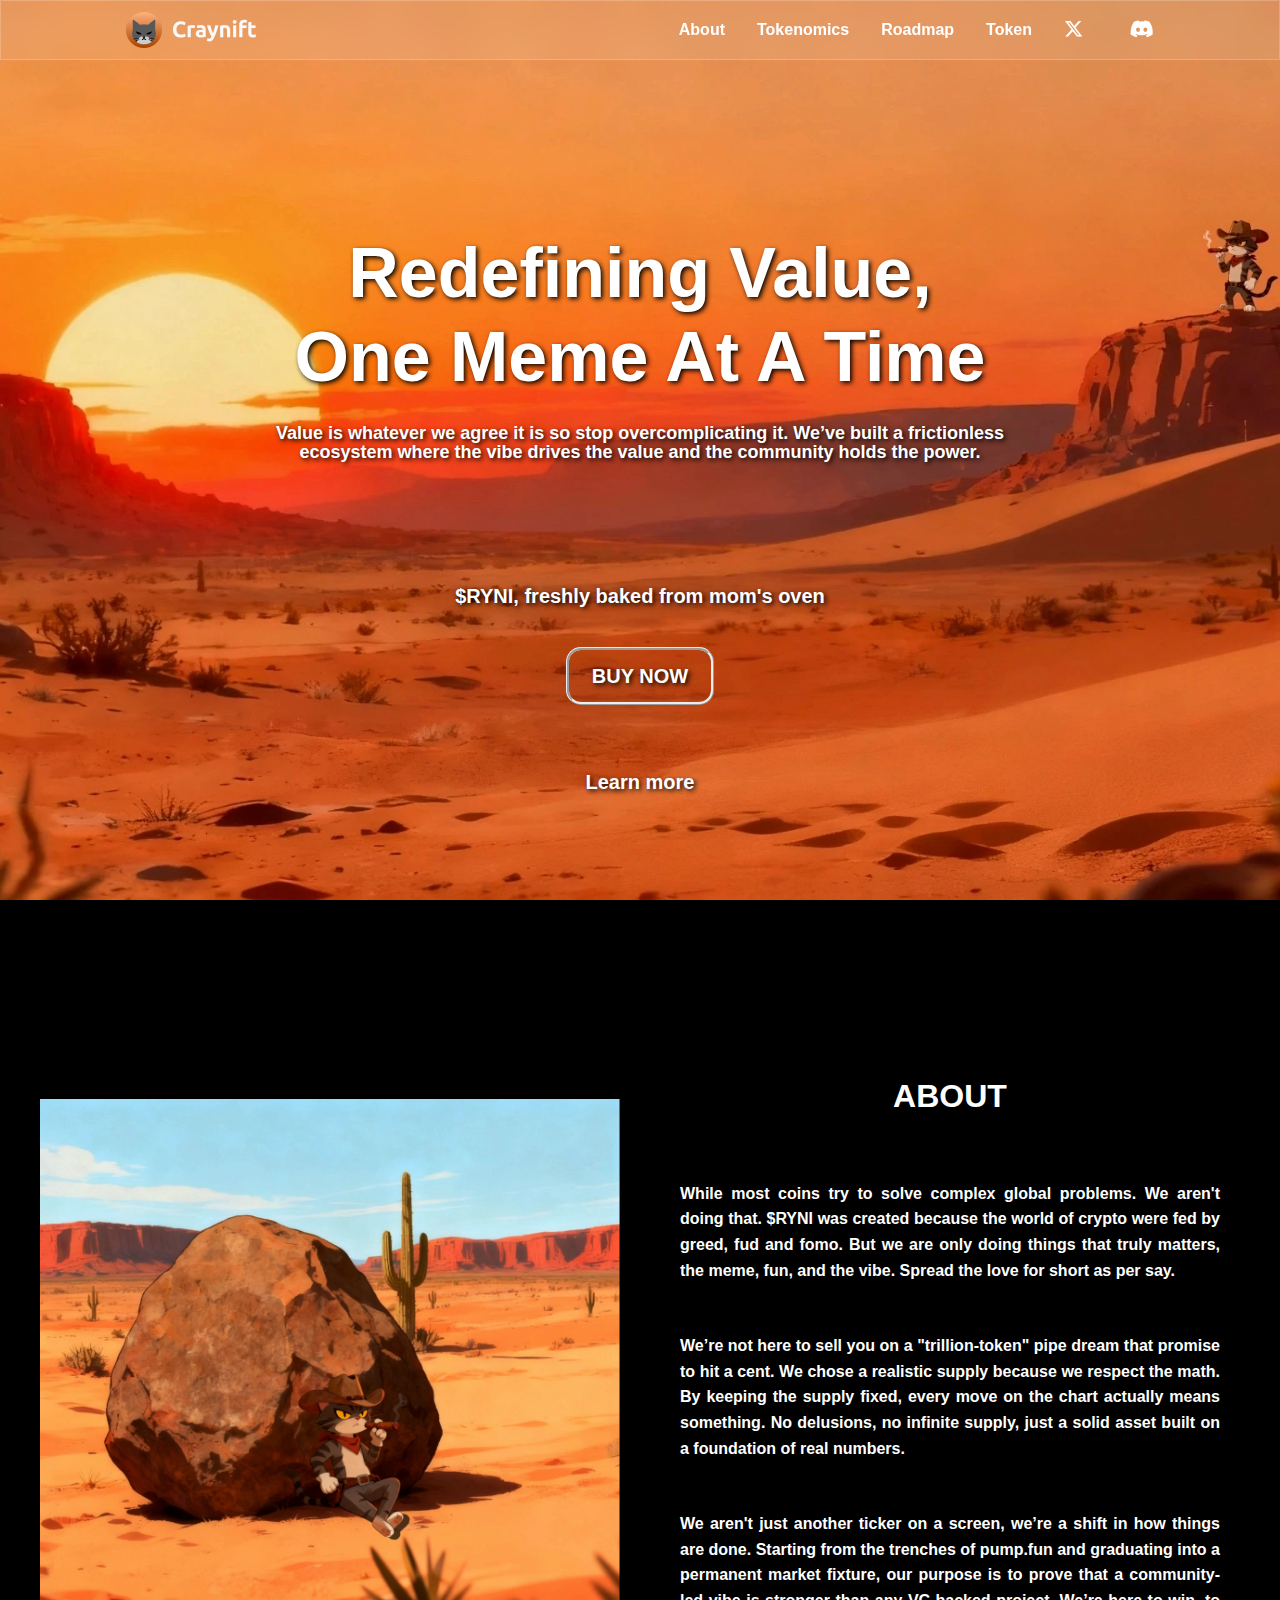
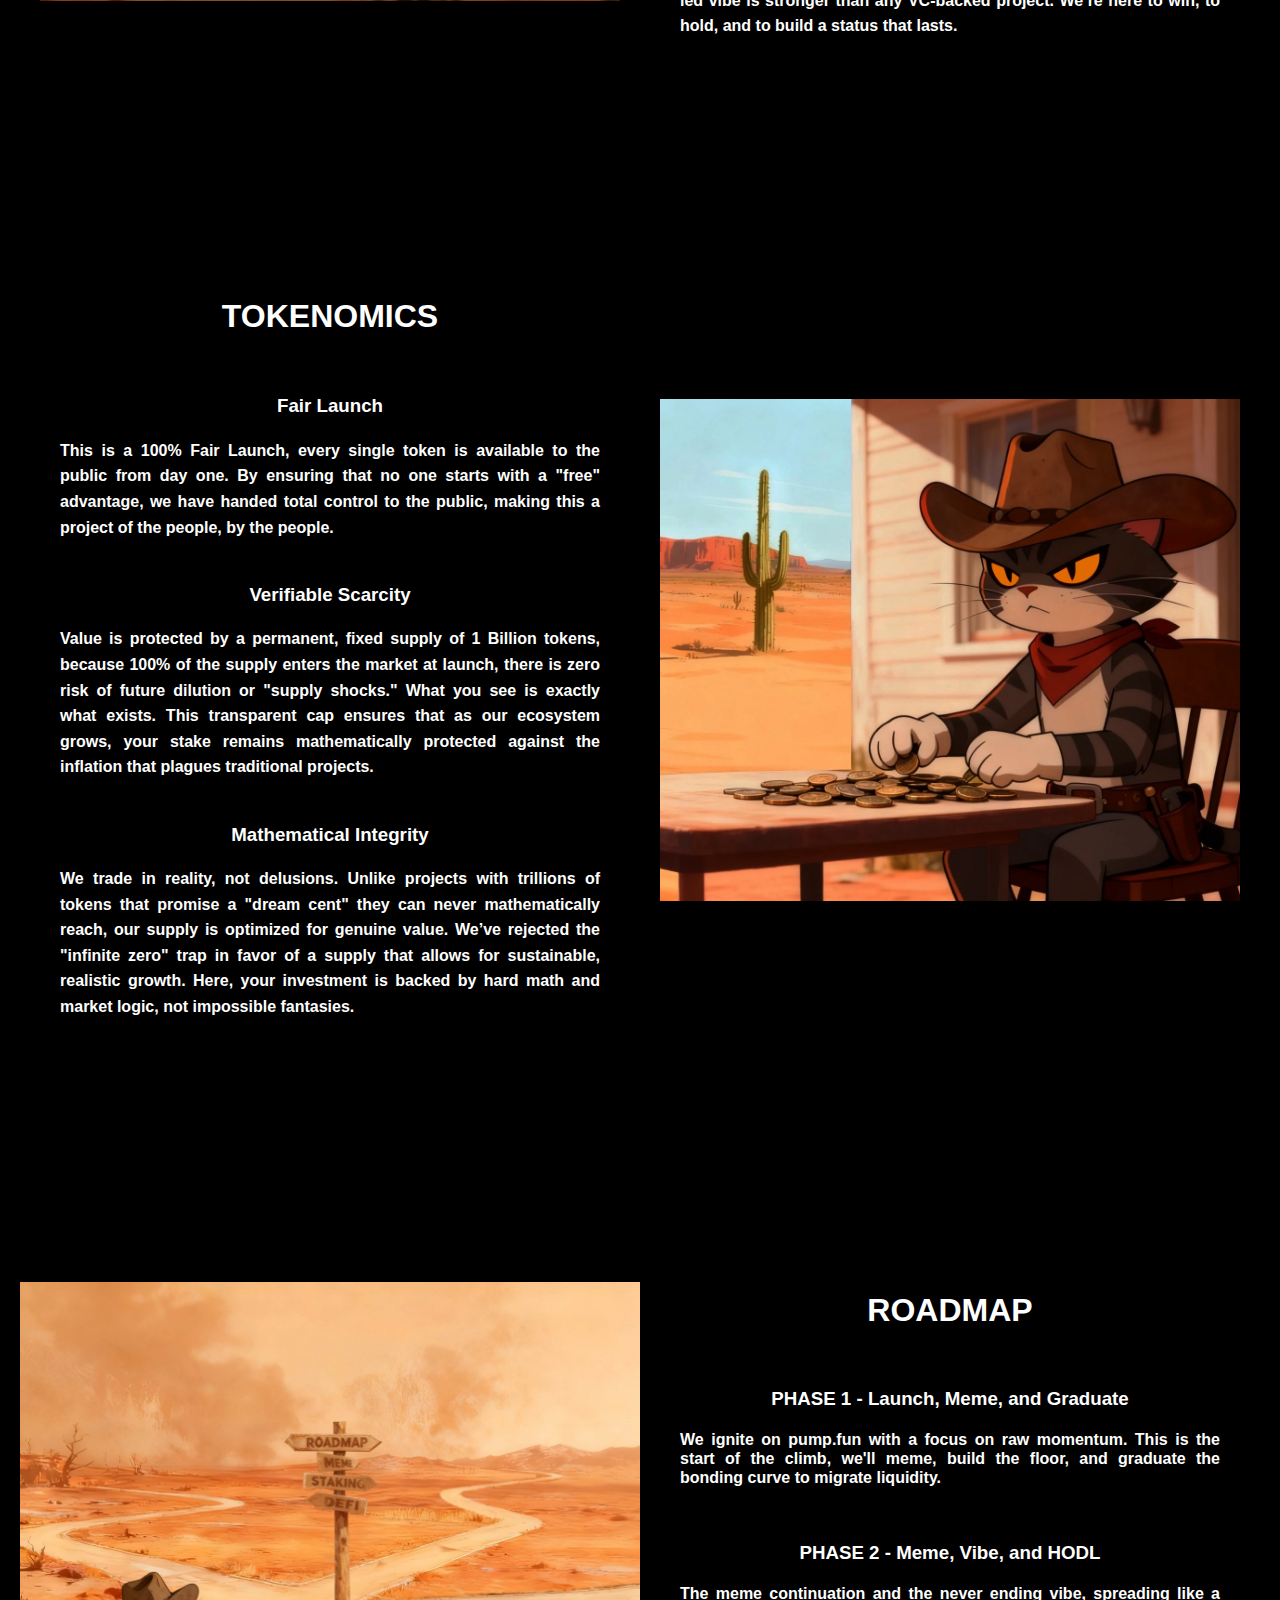
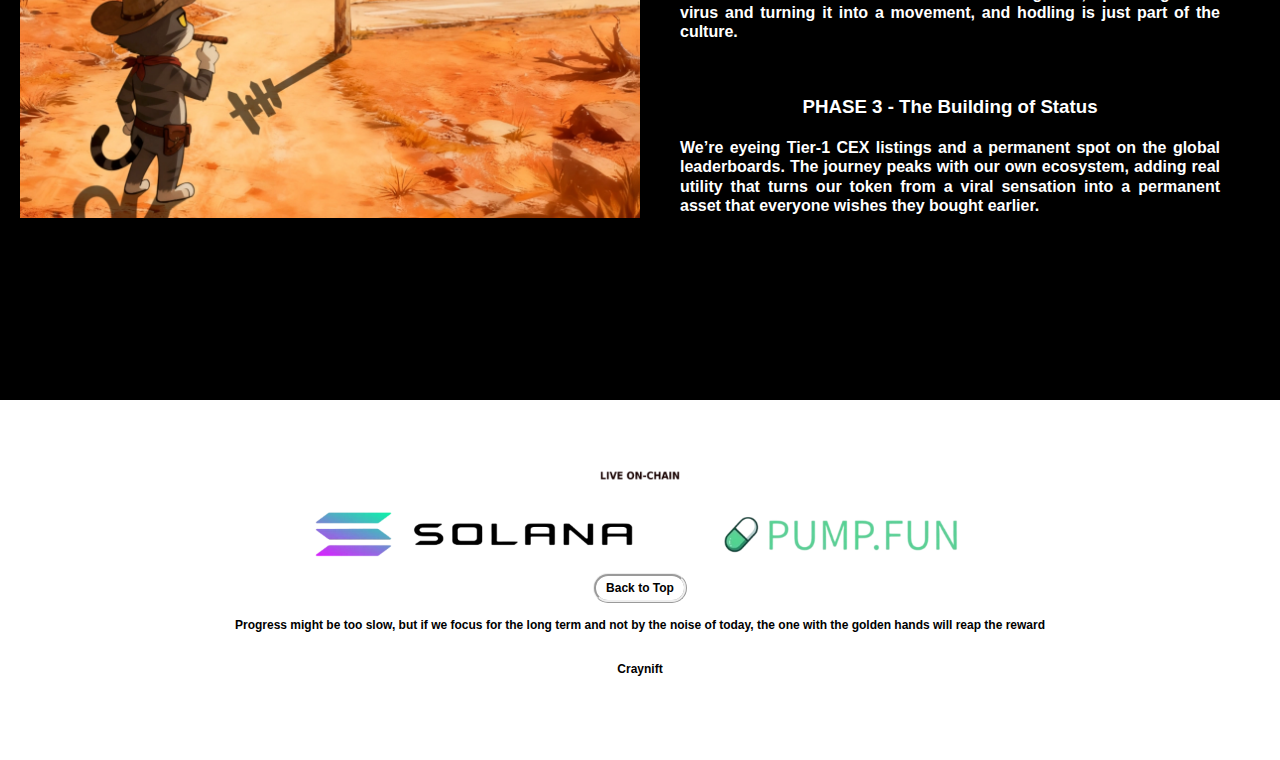
<file: index.html>
<!DOCTYPE html>
<html lang="en">
<head>
    <meta charset="UTF-8">
    <meta name="viewport" content="width=device-width, initial-scale=1.0">
    <title>Craynift</title>
    <link rel="icon" type="image/png" href="images/favicon.webp">
    <link rel="stylesheet" href="https://cdnjs.cloudflare.com/ajax/libs/font-awesome/4.7.0/css/font-awesome.min.css">
    <link rel="stylesheet" href="https://cdnjs.cloudflare.com/ajax/libs/font-awesome/6.5.1/css/all.min.css">
    <link rel="stylesheet" href="css/main.css">
</head>
<body>

    <nav class="navbar">
        <div class="nav-container">
            <a href="index.html" class="logo-link">
                <img src="images/Logo.webp" alt="Craynift" class="logo-img">
            </a>

            <input type="checkbox" id="menu-toggle">
            <label for="menu-toggle" class="hamburger">
                <i class="fa fa-bars"></i>
            </label>

            <div class="nav-links">
                <a href="#about">About</a>
                    <a href="#tokenomics">Tokenomics</a>
                        <a href="#roadmap">Roadmap</a>
                <div class="dropdown">
                    <button class="dropbtn">Token</button>
                    <div class="dropdown-content">
                        <a href="https://pump.fun/" target="_blank" rel="noopener noreferrer">Buy Token</a>
                            <a href="staking.html">Staking</a>
                          <a href="#">Governance</a>
                    </div>
             </div>  
                        <div class="social-icons">
                            <a href="https://x.com/craynift" target="_blank" aria-label="X">
                                <i class="fa-brands fa-x-twitter"></i>
                                </a>
                                <a href="https://discord.gg/yourinvite" target="_blank" aria-label="Discord">
                              <i class="fa-brands fa-discord"></i>
                            </a>
                     </div>    
               </div>     
        </div>
    </nav>

<section class="hero-section" id="main">
      <div class="hero-container">
        <img src="images/desert.webp" alt="Desert" class="hero-img">
          <div class="hero-content">
             <h1>Redefining Value, <br>One Meme At A Time</h1>
                <p>Value is whatever we agree it is so stop overcomplicating it. We’ve built a frictionless ecosystem where the vibe drives the value and the community holds the power.</p>
         </div>
             <div class="bottom-group">
                 <h3 class="sub-hero">$RYNI, freshly baked from mom's oven</h3>
                    <div class="hero-buttons">
                        <a href="https://pump.fun" target="_blank" rel="noopener noreferrer" class="btn-primary">BUY NOW</a>
                            <br><br>
                        <a href="#about" class="btn-secondary">Learn more</a>
                    </div>
             </div>
      </div>       
</section>

<section class="about-section" id="about">
        <div class="about-container">
            <div class="about-column1">
              <img src="images/about.webp" alt="About" class="about-img"></div>
                <div class="about-column2">
                    <h1>ABOUT</h1>
                        <p>While most coins try to solve complex global problems. We aren't doing that. $RYNI was created because the world of crypto were fed by greed, fud and fomo. 
                             But we are only doing things that truly matters, the meme, fun, and the vibe. Spread the love for short as per say.</p>
                        <p>We’re not here to sell you on a "trillion-token" pipe dream that promise to hit a cent. We chose a realistic supply because we respect the math. 
                            By keeping the supply fixed, every move on the chart actually means something. No delusions, no infinite supply, just a solid asset built on a foundation of real numbers.</p>
                        <p>We aren't just another ticker on a screen, we’re a shift in how things are done. Starting from the trenches of pump.fun and graduating into a permanent market fixture, 
                            our purpose is to prove that a community-led vibe is stronger than any VC-backed project. We’re here to win, to hold, and to build a status that lasts.</p>
               </div>
        </div>
</section>

<section class="tokenomics-section" id="tokenomics">
        <div class="tokenomics-container">   
                 <div class="tokenomics-column1">
                    <h1>TOKENOMICS</h1>
                      <h3>Fair Launch</h3>
                         <p>This is a 100% Fair Launch, every single token is available to the public from day one. By ensuring that no one starts with a "free" advantage, we have handed total control to the public, 
                            making this a project of the people, by the people.</p>
                             <h3>Verifiable Scarcity</h3>
                                <p>Value is protected by a permanent, fixed supply of 1 Billion tokens, because 100% of the supply enters the market at launch, there is zero risk of future dilution or "supply shocks." 
                                    What you see is exactly what exists. This transparent cap ensures that as our ecosystem grows, your stake remains mathematically protected against the inflation that plagues traditional projects.</p>
                                <h3>Mathematical Integrity</h3>
                             <p>We trade in reality, not delusions. Unlike projects with trillions of tokens that promise a "dream cent" they can never mathematically reach, our supply is optimized for genuine value. 
                           We’ve rejected the "infinite zero" trap in favor of a supply that allows for sustainable, realistic growth. Here, your investment is backed by hard math and market logic, not impossible fantasies.</p>
                        </div>
                    <div class="tokenomics-column2">
              <img src="images/tokenomics.webp" alt="Tokenomics" class="tokenomics-img">
           </div>
        </div>
</section>

<section class="roadmap-section" id="roadmap">
         <div class="roadmap-container">
            <div class="roadmap-column1">
                <img src="images/roadmap.webp" alt="Roadmap" class="roadmap-img">
                  </div>
                     <div class="roadmap-column2">
                        <h1>ROADMAP</h1>
                             <h3>PHASE 1 - Launch, Meme, and Graduate</h3>
                                <p>We ignite on pump.fun with a focus on raw momentum. This is the start of the climb, we'll meme, build the floor, and graduate the bonding curve to migrate liquidity.</p>
                             <h3>PHASE 2 - Meme, Vibe, and HODL</h3>
                                <p>The meme continuation and the never ending vibe, spreading like a virus and turning it into a movement, and hodling is just part of the culture.</p>
                            <h3>PHASE 3 - The Building of Status</h3>
                                <p>We’re eyeing Tier-1 CEX listings and a permanent spot on the global leaderboards. 
                                    The journey peaks with our own ecosystem, adding real utility that turns our token from a viral sensation into a permanent asset that everyone wishes they bought earlier.</p>
                </div>
         </div>
</section>

<section class="footer-section" id="footer">
    <div class="footer-container">
        <div class="footer-content1">
            <img src="images/footer.webp" alt="Footer" class="footer-img">
                </div>
                     <div class="footer-button">
                        <a href="#main" class="btn-back2top">Back to Top</a>
                     </div>

                    <div class="footer-content2">
                         <p>Progress might be too slow, but if we focus for the long term and not by the noise of today, the one with the golden hands will reap the reward</p>                           
                          <p>Craynift</p>                     
                    </div>
               
    </div>                         
</section>

</body>
</html>
</file>
<file: css/main.css>
*   {
        box-sizing: border-box;
    }

    html {
        scroll-behavior: smooth;
    }

    body {
        margin: 0;
        padding: 0;
        width: 100%;
        height: 100%;
        font-family: Helvetica, Sans-serif;
        font-weight: bold;
    }


/* ---- NAVIGATION ---- */
    .navbar {
        background: rgba(255, 255, 255, 0.1);
        backdrop-filter: blur(10px);
        border: 1px solid rgba(255, 255, 255, 0.2);
        position: fixed;
        top: 0;
        width: 100%;
        z-index: 1000;
        height: 60px;
        display: flex;
        align-items: center;
        }

    .nav-container {
        max-width: 1100px;
        max-height: 60px;
        margin: 0 auto;
        display: flex;
        align-items: center;
        justify-content: space-between;
        width: 100%;
        padding: 0 20px;
    }
    
/* ----Logo Link Wrapper ---- */
    .logo-link {
        display: flex;
        align-items: center;
        height: 100%;
        text-decoration: none;
        flex-shrink: 0; /* Prevents menu from squishing the logo */
    }

    .logo-img {
        max-height: auto;
        width: auto;
        display: block;
        object-fit: fill;
    }

/* ---- Desktop Nav Links ---- */
    .nav-links {
        display: flex;
        align-items: center;
        position: relative;
    }  
    
    .nav-links a:hover,
    .navbar a, .dropbtn {
        color: white;
        padding: 18px 16px;
        text-decoration: none;
        font-size: 16px;
        background: none;
        border: none;
        font-family: inherit;
        font-weight: bold;
        cursor: pointer;
        display: block;
    }

/* ---- This ensures the logo link specifically has no background change ---- */
    .logo-link:hover {
        background-color: transparent !important;
        cursor: pointer; /* Optional: makes the mouse stay a pointer or arrow */
    }

    .navbar a:hover, .dropdown:hover .dropbtn {
        background-color: rgba(187, 75, 0, 0.301);
    }

/* ---- DROPDOWN (Desktop) ---- */
    .dropdown {
        position: relative;
    }

    .dropdown-content {
        display: none;
        position: absolute;
        background: rgba(255, 255, 255, 0.1);
        backdrop-filter: blur(10px);
        border: 1px solid rgba(255, 255, 255, 0.2);
        min-width: 200px;
        z-index: 1005;
        top: 100%; /* Align to bottom of navbar */
        }

    .dropdown-content a {
        color: rgb(255, 255, 255);
        text-align: left;
        padding: 12px 16px;
    }

    .dropdown:hover .dropdown-content {
        display: block;
    }
    
    .social-icons {
        display: flex;
        gap: 15px; /* Space between icons */
        align-items: center;
    }

    .social-icons a {
        color: #fff; /* Change to your theme color */
        font-size: 1.2rem;
        text-decoration: none;
        transition: 0.3s;
    }

/* Hover effects make the UI feel responsive */
    .social-icons a:hover {
        transform: scale(1.1);
        padding: 16px;
    }


 /* ---- MULTIPLE SECTIONS ---- */
    .hero-section, .about-section, .tokenomics-section, .roadmap-section  {
        scroll-snap-align: start;
        display: flex;
        flex-direction: column;
        align-items: center;
        height: 100vh;
        width: 100%;
    }

    h1, h2, h3, p   {
        color: white;
    }

    .about-container, .tokenomics-container, .roadmap-container {
        width: 100%;
        height: 100%;
        display: flex;         /* Creates the side-by-side columns */
        flex-direction: row; /* Desktop: Side-by-side */
        flex-wrap: wrap;
        align-items: center;   /* Vertically centers text */
        padding: 20px;         /* Keeps text away from image edges */
        background: black; /* Optional: darkens image for readability */
    }

/* ---- HERO ----*/
    .hero-container {
        display: flex;
        flex-direction: column;
        justify-content: center; /* This now pushes the wrapper to the bottom */
        align-items: center;
        line-height: 1.6;
        height: 100%;
    }

    .hero-img {
        position: absolute;
        top: 0;
        left: 0;
        width: 100%;
        height: 100%;
        object-fit: cover;
        z-index: -1;
    }

    .hero-content {
        max-width: 1000px;
        flex-grow: 0.5;
        line-height: 1;
        display: flex;
        flex-direction: column;
        justify-content: center;
    }

    .hero-content h1 {
        font-size: 70px;        /* Large and bold for Desktop */
        font-family: system-ui, comic 'Segoe UI', Tahoma, Geneva, Verdana, sans-serif;
        margin-bottom: 20px;   /* Space between headline and paragraph */
        line-height: 1.2;      /* Prevents lines from overlapping */
        text-align: center;
        text-shadow: 2px 2px 5px black;
    }
                    
    .hero-content p {
        font-size: 18px;        /* Easy to read size */
        line-height: 1.1;      /* Adds "breathing room" between lines of text */
        max-width: 800px;      /* Stops the text from stretching too wide */
        margin: 5px auto;        /* Keeps the paragraph centered */
        text-align: center;        
        text-shadow: 2px 2px 5px black;        
    }

    .bottom-group {
        display: flex;
        flex-direction: column;
        align-items: center;
        gap: 15px; /* <--- THIS controls the exact distance you circled! */
    }

    .sub-hero {
        text-align: center;
        max-width: 1000px;
        flex-grow: 0.5;
        display: flex;
        flex-direction: column;
        justify-content: center;
        font-size: 20px;
        text-shadow: 2px 2px 5px black;
    }

    .hero-buttons a {
        display: flex;
        gap: 40px;
        font-size: 20px;
        padding: 10px 20px;       /* Adds space inside the button */
        display: block;    /* Allows padding to work correctly*/
        text-decoration: none;
        text-align: center;
        color: white;
        text-shadow: 2px 2px 5px black;
    }

    .hero-buttons a:hover {
        color: 	#A9A9A9;           /* Changes color when mouse is over it */
    }

    .btn-primary {
        border-style: ridge;
        border-radius: 15px;
    }

/* ---- ABOUT ---- */    
     .about-img {
        width: 100%;
        height: auto;
        display: block;
    }

    .about-column1 {
        flex: 50%;
        padding: 20px;
        text-align: center;
        max-width: 1000px;
        flex-grow: 0.5;
        display: flex;
        flex-direction: column;
        justify-content: center;
    }
            
    .about-column2 {
        flex: 50%;
        padding: 20px;
        text-align: center;
        max-width: 1000px;
        flex-grow: 0.5;
        display: flex;
        flex-direction: column;
        justify-content: center;
    }

    .about-column2 h1 {
        margin-bottom: 20px;   /* Space between headline and paragraph */
        line-height: 1.2;      /* Prevents lines from overlapping */
        text-align: center;
        padding: 20px;
    }

    .about-column2 p {
        line-height: 1.6;      /* Adds "breathing room" between lines of text */
        max-width: 800px;      /* Stops the text from stretching too wide */
        margin: 5px auto;        /* Keeps the paragraph centered */
        text-align: justify;
        padding: 20px;
    }

/* ----TOKENOMICS ---- */    
    .tokenomics-img {
        width: 100%;
        height: auto;
        display: block;
    }

    .tokenomics-column1 {
        flex: 50%;
        padding: 20px;
        text-align: center;
        max-width: 1000px;
        flex-grow: 0.5;
        display: flex;
        flex-direction: column;
        justify-content: center;
        height: 100%;
    }
            
    .tokenomics-column2 {
        flex: 50%;
        padding: 20px;
        max-width: 1000px;
        display: flex;
        flex-direction: column;
        justify-content: center;
    }

    .tokenomics-column1 h1 {
        line-height: 1.2;      /* Prevents lines from overlapping */
        text-align: center;
        padding: 20px;
    }
            
    .tokenomics-column1 h3 {
        line-height: 1.2;      /* Prevents lines from overlapping */
        text-align: center;
        margin-bottom: 0;
    }

    .tokenomics-column1 p { 
        line-height: 1.6;      /* Adds "breathing room" between lines of text */
        max-width: 1000px;      /* Stops the text from stretching too wide */
        margin: 5px auto;        /* Keeps the paragraph centered */
        text-align: justify;
        padding: 20px;
        margin-top: 0;
    }            

/* ---- ROADMAP ---- */        
    .roadmap-img {
        width: 100%;
        height: auto;
        display: block;      
    }

    .roadmap-column1 {
        flex: 50%;
        display: flex;
    }

    .roadmap-column2 {
        flex: 50%;
        padding: 20px;
        max-width: 1000px;
        flex-grow: 0.5;
        display: flex;
        flex-direction: column;
        justify-content: center;
    }

    .roadmap-column2 h1 {
        margin-bottom: 20px;   /* Space between headline and paragraph */
        line-height: 1.2;      /* Prevents lines from overlapping */
        text-align: center;
        padding: 20px;
    }
    
    .roadmap-column2 h3 {
        text-align: center;
        margin-bottom: 0;
    }
    
    .roadmap-column2 p {
        line-height: 1.2;      /* Adds "breathing room" between lines of text */
        max-width: 1000px;      /* Stops the text from stretching too wide */
        text-align: justify;
        padding: 20px;
        margin-top: 0;
    }         

/* ---- FOOTER ---- */    
    .footer-section {
        display: flex;
        flex-direction: column;
        justify-content: center; /* This now pushes the wrapper to the bottom */
        align-items: center;
        height: 40vh;
        width: 100%;
        scroll-snap-align: start;
    }      

    .footer-container  {
        display: flex;
        flex-direction: column;
        justify-content: center; /* This now pushes the wrapper to the bottom */
        align-items: center;
        line-height: 1.2;
        height: 100%;
    }

    .footer-content1 {
        align-items: center;
    }

    .footer-img {
        width: 100%;
        display: block;        
    }
    
    .footer-content2 {
        text-align: center;
        display: flex;
        flex-direction: column;
        justify-content: center;
        align-items:center;
        padding: 10px;
    }
            
    .footer-content2 p  {
        color: black;
        padding-bottom: 5px;
        font-size: 12px;
    }
            
    .footer-button a {
        width: auto; 
        font-size: 12px;
        padding: 5px 10px;       /* Adds space inside the button */
        text-decoration: none;
        text-align: center;
        color: black;
        border: ridge;
        border-radius: 15px;
    }

    .footer-button a:hover {
        color: 	#c5c5c5;           /* Changes color when mouse is over it */
        text-decoration: none;    /* Ensures underline stays gone */
        background-color: rgb(223, 120, 24);
    }
                        
/* ========================================================================================================================================== */
                                                    /* ---- MOBILE SETUP ---- */
/* ========================================================================================================================================== */
/* ---- RESPONSIVE ADJUSTMENTS ---- */

/* 1. Hide both the checkbox AND the hamburger icon on Desktop by default */
    #menu-toggle, .hamburger {
         display: none;
    }

/* 2. Your existing Media Query */
        @media (max-width: 800px) {

/* 3. SHOW the hamburger icon only when the screen is small */
    .hamburger {
        display: block; /* Changed from none to block */
        color: white;
        cursor: pointer;
        z-index: 1002;
        font-size: 30px; /* Optional: adjust size of the 3 lines */
    }
    .navbar {
        background-color: #222222;
        position: fixed;
        width: 100%;
        top: 0;
        z-index: 1000;
        height: 60px;
        display: flex;
        align-items: center;
        margin: 0 auto;
    }

/* ---- MOBILE SIDEBAR SPECIFIC ---- */
/*  1. The Sidebar Container */
    .nav-links {
        position: fixed;      /* Stays in place when scrolling */
        top: 0;
        right: -100%;         /* Starts completely off-screen to the right */
        width: 260px;         /* Width of the sidebar */
        height: 100vh;        /* Full screen height */
        background-color: #222222;
        display: flex;
        flex-direction: column; /* Stack links vertically */
        padding-top: 80px;    /* Space for the logo/close area */
        transition: 0.4s ease; /* Smooth sliding animation */
        box-shadow: -5px 0 15px rgba(0,0,0,0.5);
        z-index: 1001;
    }

/*  2. The Trigger (When the Checkbox is clicked) */
    #menu-toggle:checked ~ .nav-links {
        right: 0;             /* Slides the menu into view */
    }

/*  3. Sidebar Links */
    .nav-links a, .dropbtn {
        display: block;       /* 1. Forces the link to be a 'box' that respects padding */
        width: 100%;          /* 2. Makes the box fill the width of the sidebar */
        box-sizing: border-box; /* 3. Keeps padding/borders INSIDE the 260px width */
        text-align: left;
        padding: 15px 25px;   /* This will now push the text away from the edge */
        margin: 0;            /* Removes any desktop spacing */
        border-bottom: 1px solid #444; /* The 'underline' now stays inside the bar */
        text-decoration: none; /* Removes the default blue underline if it exists */
    }

/* ---- Reset the dropdown container to prevent it from shifting ---- */
    .dropdown {
        width: 100%;
        display: block;
    }

     .about-section, .tokenomics-section, .roadmap-section, .footer-section  {
        flex: 100%;
        display: flex;
        flex-direction: column;
        align-items: center;
        height: auto;
        width: 100%;
    }

/* ---- HERO ----*/  
    .hero-section {
        flex: 100%;
        display: flex;
        flex-direction: column;
        align-items: center;
        height: 100vh;
        width: 100%;
    }
    .hero-container {
        flex: 100%;
        display: flex;
        flex-direction: column;
        justify-content: center; /* This now pushes the wrapper to the bottom */
        align-items: center;
        line-height: 1;
        height: auto;
    }
            
    .hero-content {
        max-width: 700px;
        flex-grow: 0.5;
        display: flex;
        flex-direction: column;
        justify-content: center;
    }
                
    .hero-content h1 {
        font-size: 40px;
        margin-bottom: 5px;   /* Space between headline and paragraph */
        line-height: 1.2;      /* Prevents lines from overlapping */
        text-align: center; 
    }
                    
    .hero-content p {
        font-size: 16px;        /* Easy to read size */
        line-height: 1.5;      /* Adds "breathing room" between lines of text */
        margin: 5px auto;        /* Keeps the paragraph centered */
        text-align: center;
        padding: 25px;
        height: 150px;
    }

    .about-container, .tokenomics-container, .roadmap-container {
        flex: 100%;        /* Mobile: Each takes full width */
        display: grid;
        grid-template-columns: 1fr; /* Single column layout for mobile */
        grid-template-rows: auto;
        justify-content: center;
        height:auto;
    }
            
    .about-column2 h1 {
        font-size: 30px;        /* Large and bold for Desktop */
        margin-top: 0;
        margin-bottom: 0;   /* Space between headline and paragraph */
        line-height: 1.2;      /* Prevents lines from overlapping */
        text-align: center;
        padding: 10px;
    }

    .about-column2 p {
        font-size: 12px;        /* Easy to read size */
        line-height: 1.6;      /* Adds "breathing room" between lines of text */
        max-width: 800px;      /* Stops the text from stretching too wide */
        margin-top: 0;        /* Keeps the paragraph centered */
        text-align: justify;
        padding: 5px;
        height: auto;
    }
            
    .tokenomics-column1 { 
        order: 2; 
    }
            
    .tokenomics-column2 {
        order: 1; 
    }
            
    .tokenomics-column1 h1 {
        font-size: 30px;        /* Large and bold for Desktop */
        text-align: center;
        padding: 10px;
        margin-top: 0;
        margin-bottom: 0;
    }
    
    .tokenomics-column1 h3 {
        font-size: 16px
    }
            
    .tokenomics-column1 p {
        font-size: 12px;        /* Easy to read size */
        line-height: 1.2;
        max-width: 800px;      /* Stops the text from stretching too wide */       
        text-align: justify;
        padding: 5px;         
    }
                    
    .roadmap-column2 h1 {
        font-size: 30px;        /* Large and bold for Desktop */
        margin-top: 0;
        margin-bottom: 5px;   /* Space between headline and paragraph */
        line-height: 1.2;      /* Prevents lines from overlapping */
        text-align: center;
        padding: 10px;
    }

    .roadmap-column2 h3 {
        font-size: 14px;
        margin-top: 15px;
    }

    .roadmap-column2 p {
        font-size: 12px;        /* Easy to read size */
        line-height: 1.6;      /* Adds "breathing room" between lines of text */
        max-width: 800px;      /* Stops the text from stretching too wide */
        margin: 5px auto;        /* Keeps the paragraph centered */
        text-align: justify;
        padding: 0px;
        height: 100%;
    }
            
    .footer-container  {
        flex: 100%;
        display: flex;
        flex-direction: column;
        justify-content: center; /* This now pushes the wrapper to the bottom */
        align-items: center;
        line-height: 1.2;
        height: 100%;
    }
            
    .footer-content1 {
        display: flex; 
        justify-content: center;
        padding-top: 0;
        margin-bottom: 30px;
    }

    .footer-content2 p {
        font-size: 10px;   
        text-align: center;
        padding: 10px;         
        justify-content: center;
    }
}

/* ======================================================================================================================================*/
                                            /* --- THE LANDSCAPE REPAIR PATCH --- */
/* ======================================================================================================================================*/

@media (max-height: 500px) and (orientation: landscape) {
    /* 1. Stop the navbar from eating the short screen */
    .navbar {
        position: absolute !important; 
    }

    /* 2. Fix the overlapping sections */
    .hero-section {
        height: auto !important;      /* Forces sections to grow with content */
        padding-top: 80px;            /* Gives space for the absolute nav */
    }

    .footer-section {
        height: auto !important;      /* Forces sections to grow with content */
        padding-top: 0px;            /* Gives space for the absolute nav */
    }

    .about-section, .tokenomics-section, .roadmap-section {
        height: auto !important;      /* Forces sections to grow with content */
        display: block !important;    /* Switches from Flex to Block for easier stacking */
    }

    /* 3. Fix the containers that were squashing text side-by-side */
    .about-container, .tokenomics-container, .roadmap-container {
        display: grid !important;    /* Stack image and text vertically */
        height: auto !important;
    }

    /* 4. Shrink the massive headlines for short screens */
    .hero-content h1, .about-column2 h1, .tokenomics-column1 h1, .roadmap-column2 h1 {
        font-size: 32px !important;
        margin-top: 20px;
    }

    /* 5. Fix the 150px height limit you had on paragraphs */
    .hero-content p, .about-column2 p, .tokenomics-column1 p, .roadmap-column2 p {
        height: auto !important; 
        max-width: 90%;
        margin: 10px auto;
    }

    /* 6. Prevent images from being giant and pushing content miles away */
    .about-img, .tokenomics-img, .roadmap-img {
        max-width: auto !important;   
        height: auto !important;
        margin: 0 auto !important;
        display: block;
    }
    
    .hero-img {
        max-width: auto !important; 
        min-height: auto;  
        height: 144vh;
        margin: 0 auto !important;
        display: block;
    }

    .tokenomics-column1 { 
        order: 2; 
    }
            
    .tokenomics-column2 {
        order: 1; 
    }
}
</file>
